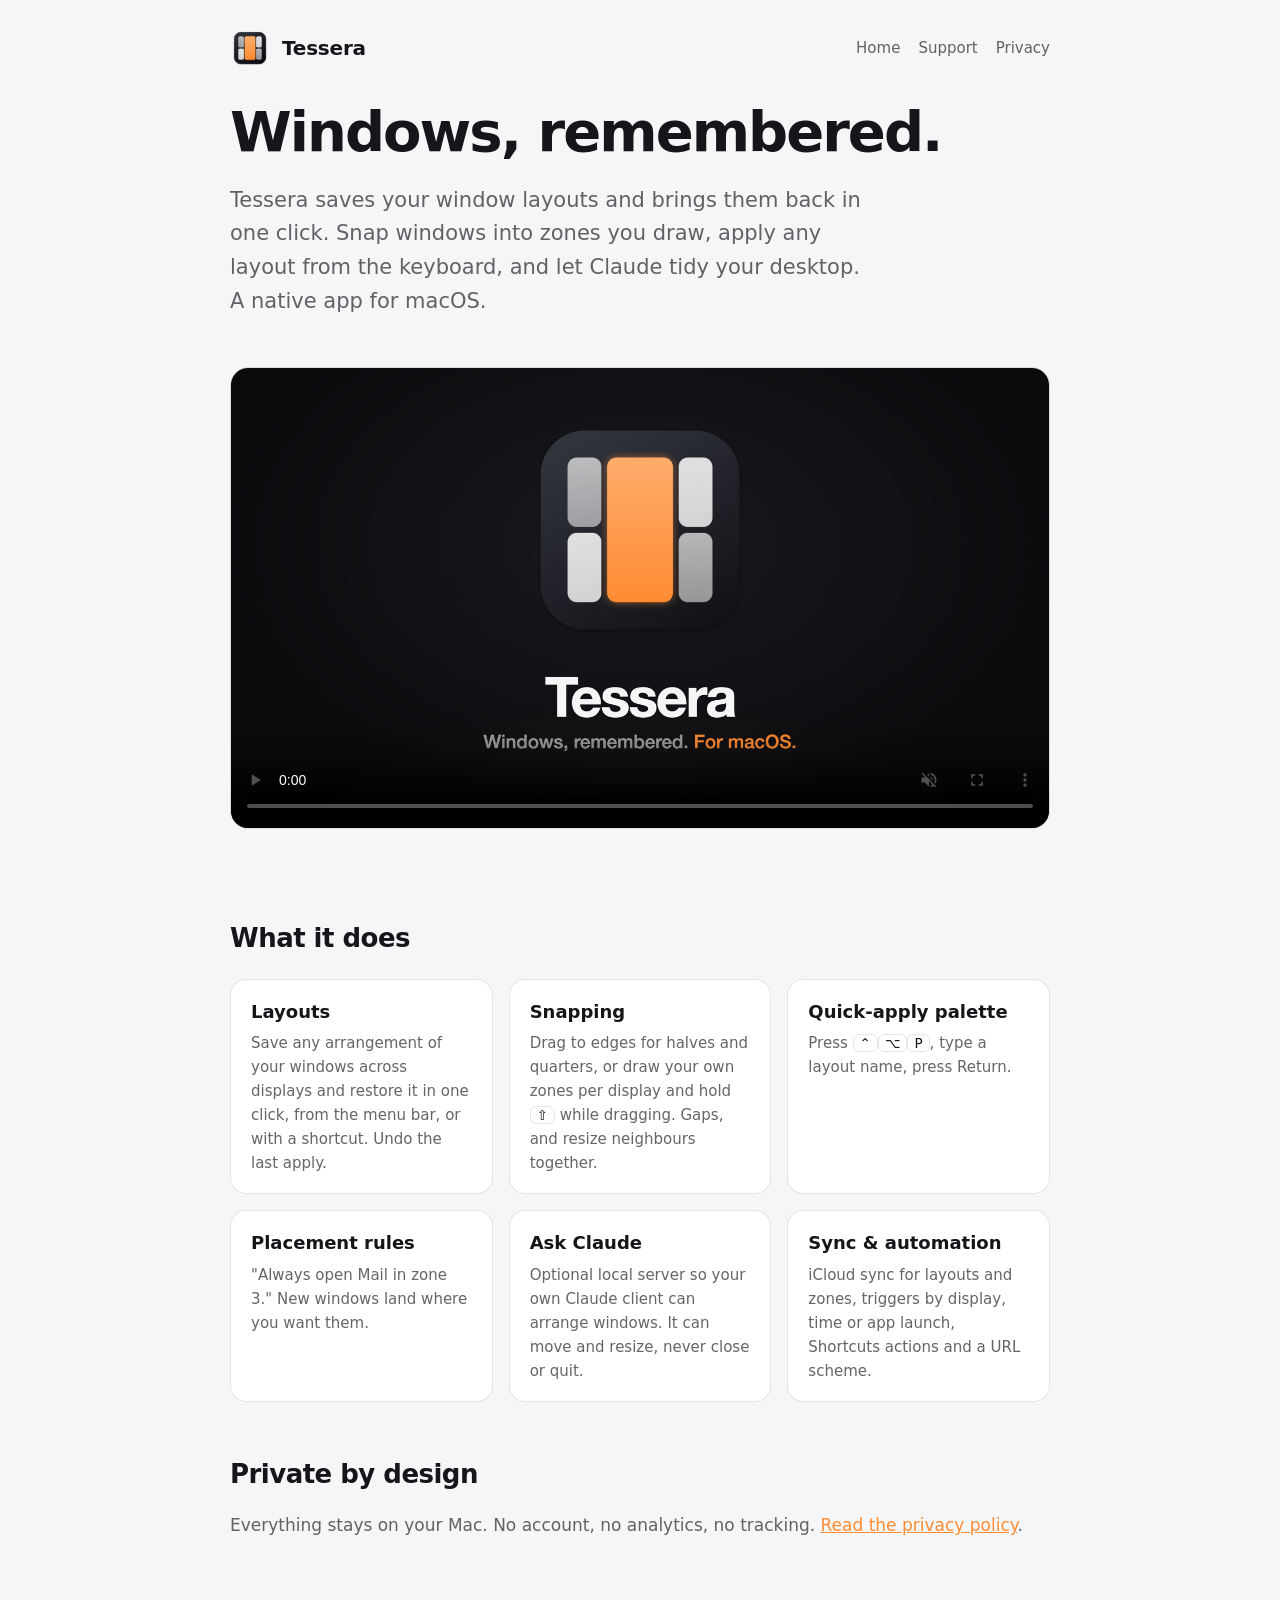
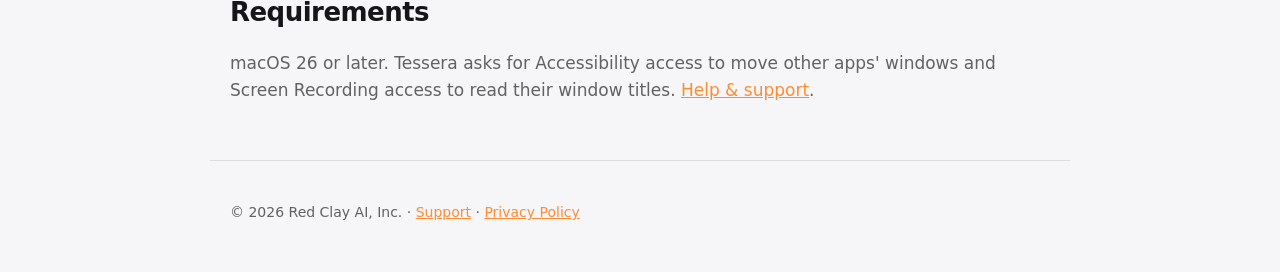
<file: index.html>
<!doctype html><html lang="en"><head><meta charset="utf-8"><meta name="viewport" content="width=device-width,initial-scale=1">
<title>Tessera: Window Layouts for Mac</title>
<meta name="description" content="Tessera saves your window layouts and brings them back in one click. Snap windows into zones you draw. Native macOS.">
<link rel="stylesheet" href="style.css"><link rel="icon" href="media/icon.png"></head><body>
<header><img src="media/icon.png" alt=""><strong>Tessera</strong><nav><a href="./">Home</a><a href="support.html">Support</a><a href="privacy.html">Privacy</a></nav></header>
<main>
<h1>Windows, remembered.</h1>
<p class="lead">Tessera saves your window layouts and brings them back in one click. Snap windows into zones you draw, apply any layout from the keyboard, and let Claude tidy your desktop. A native app for macOS.</p>
<video src="media/tessera.mp4" poster="media/poster.png" controls muted loop playsinline preload="metadata"></video>
<h2>What it does</h2>
<div class="grid">
<div class="card"><h3>Layouts</h3><p>Save any arrangement of your windows across displays and restore it in one click, from the menu bar, or with a shortcut. Undo the last apply.</p></div>
<div class="card"><h3>Snapping</h3><p>Drag to edges for halves and quarters, or draw your own zones per display and hold <kbd>⇧</kbd> while dragging. Gaps, and resize neighbours together.</p></div>
<div class="card"><h3>Quick-apply palette</h3><p>Press <kbd>⌃</kbd><kbd>⌥</kbd><kbd>P</kbd>, type a layout name, press Return.</p></div>
<div class="card"><h3>Placement rules</h3><p>"Always open Mail in zone 3." New windows land where you want them.</p></div>
<div class="card"><h3>Ask Claude</h3><p>Optional local server so your own Claude client can arrange windows. It can move and resize, never close or quit.</p></div>
<div class="card"><h3>Sync &amp; automation</h3><p>iCloud sync for layouts and zones, triggers by display, time or app launch, Shortcuts actions and a URL scheme.</p></div>
</div>
<h2>Private by design</h2>
<p>Everything stays on your Mac. No account, no analytics, no tracking. <a href="privacy.html">Read the privacy policy</a>.</p>
<h2>Requirements</h2>
<p>macOS 26 or later. Tessera asks for Accessibility access to move other apps' windows and Screen Recording access to read their window titles. <a href="support.html">Help &amp; support</a>.</p>
</main>
<footer>© 2026 Red Clay AI, Inc. · <a href="support.html">Support</a> · <a href="privacy.html">Privacy Policy</a></footer>
</body></html>
</file>
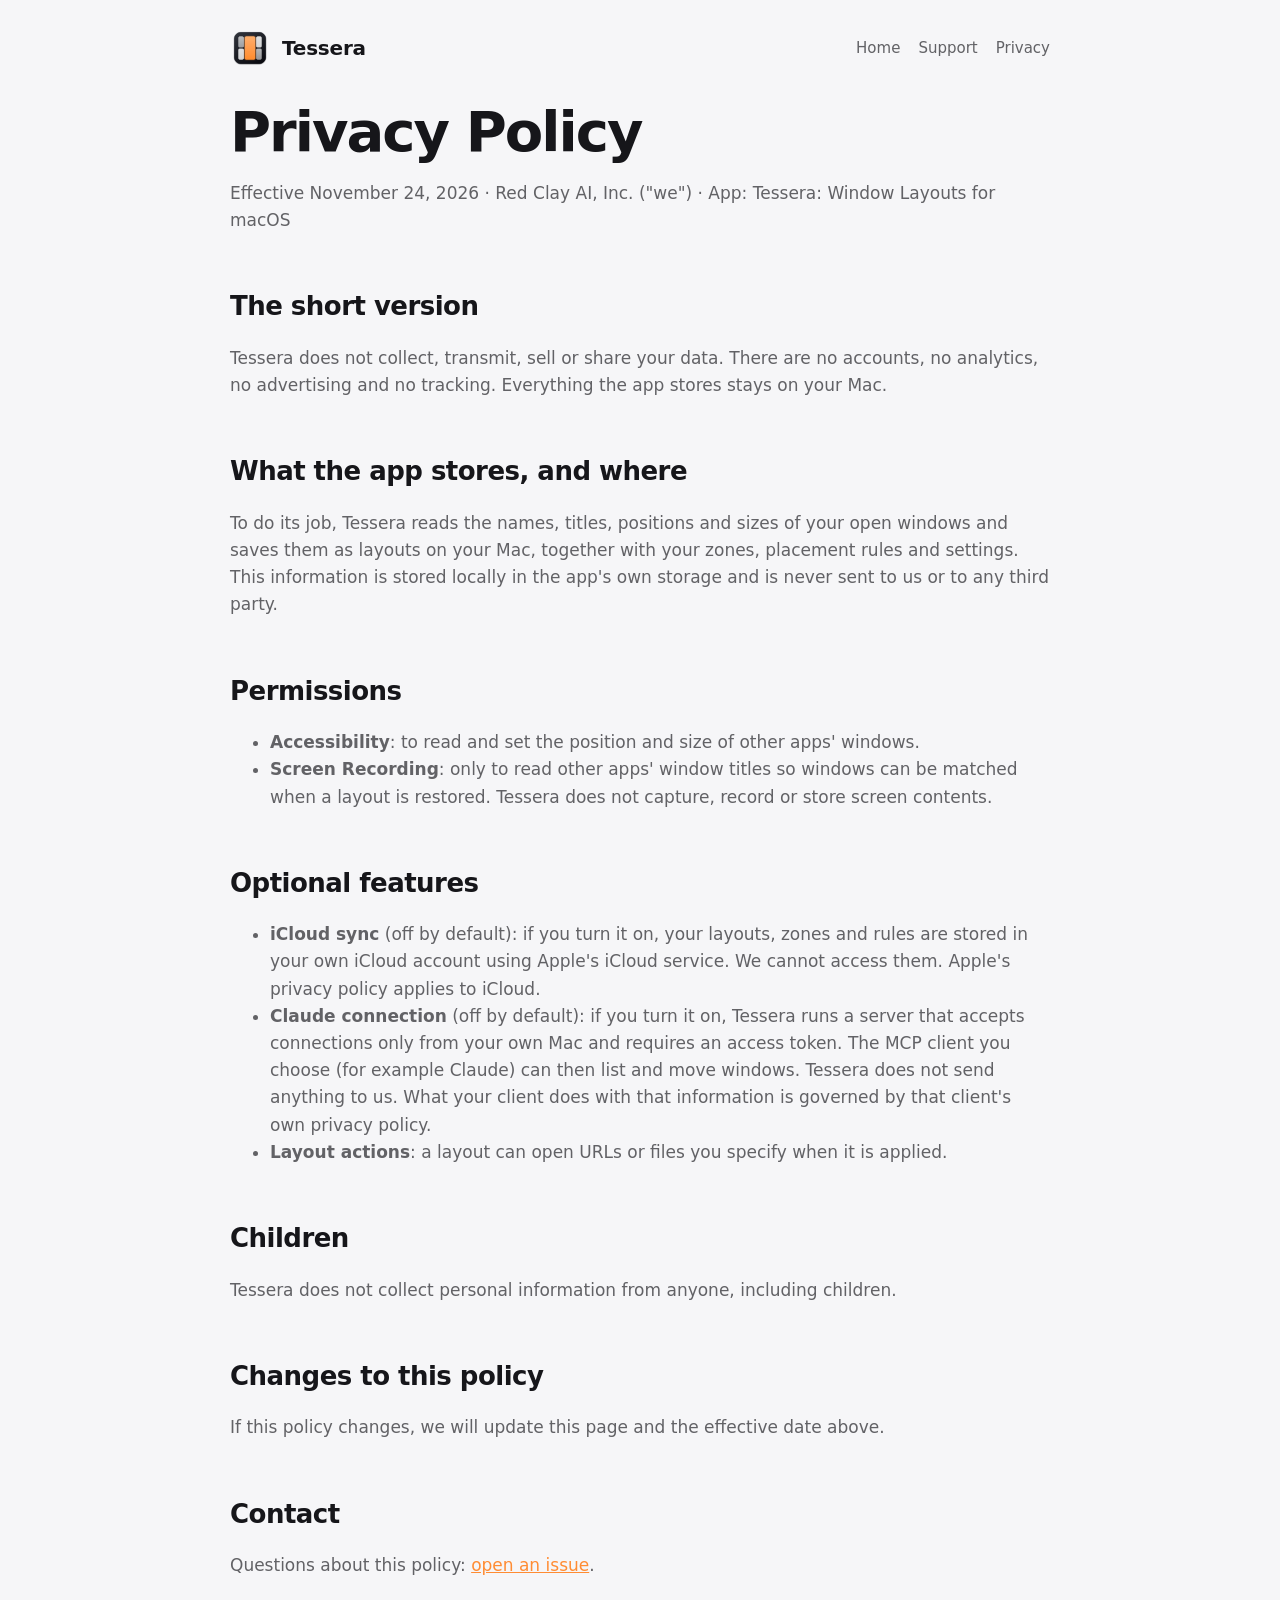
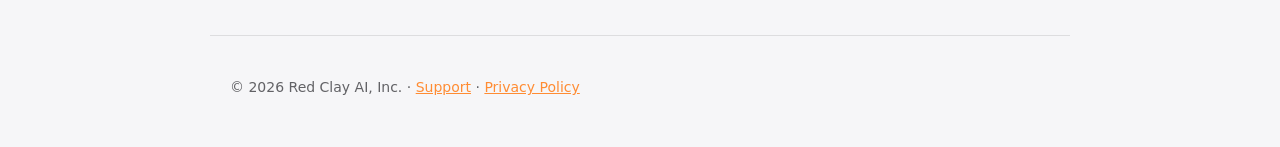
<file: privacy.html>
<!doctype html><html lang="en"><head><meta charset="utf-8"><meta name="viewport" content="width=device-width,initial-scale=1">
<title>Tessera Privacy Policy</title><link rel="stylesheet" href="style.css"><link rel="icon" href="media/icon.png"></head><body>
<header><img src="media/icon.png" alt=""><strong>Tessera</strong><nav><a href="./">Home</a><a href="support.html">Support</a><a href="privacy.html">Privacy</a></nav></header>
<main>
<h1>Privacy Policy</h1>
<p>Effective November 24, 2026 · Red Clay AI, Inc. ("we") · App: Tessera: Window Layouts for macOS</p>

<h2>The short version</h2>
<p>Tessera does not collect, transmit, sell or share your data. There are no accounts, no analytics, no advertising and no tracking. Everything the app stores stays on your Mac.</p>

<h2>What the app stores, and where</h2>
<p>To do its job, Tessera reads the names, titles, positions and sizes of your open windows and saves them as layouts on your Mac, together with your zones, placement rules and settings. This information is stored locally in the app's own storage and is never sent to us or to any third party.</p>

<h2>Permissions</h2>
<ul>
<li><b>Accessibility</b>: to read and set the position and size of other apps' windows.</li>
<li><b>Screen Recording</b>: only to read other apps' window titles so windows can be matched when a layout is restored. Tessera does not capture, record or store screen contents.</li>
</ul>

<h2>Optional features</h2>
<ul>
<li><b>iCloud sync</b> (off by default): if you turn it on, your layouts, zones and rules are stored in your own iCloud account using Apple's iCloud service. We cannot access them. Apple's privacy policy applies to iCloud.</li>
<li><b>Claude connection</b> (off by default): if you turn it on, Tessera runs a server that accepts connections only from your own Mac and requires an access token. The MCP client you choose (for example Claude) can then list and move windows. Tessera does not send anything to us. What your client does with that information is governed by that client's own privacy policy.</li>
<li><b>Layout actions</b>: a layout can open URLs or files you specify when it is applied.</li>
</ul>

<h2>Children</h2>
<p>Tessera does not collect personal information from anyone, including children.</p>

<h2>Changes to this policy</h2>
<p>If this policy changes, we will update this page and the effective date above.</p>

<h2>Contact</h2>
<p>Questions about this policy: <a href="https://github.com/redclayai/tessera-site/issues/new">open an issue</a>.</p>
</main>
<footer>© 2026 Red Clay AI, Inc. · <a href="support.html">Support</a> · <a href="privacy.html">Privacy Policy</a></footer>
</body></html>
</file>
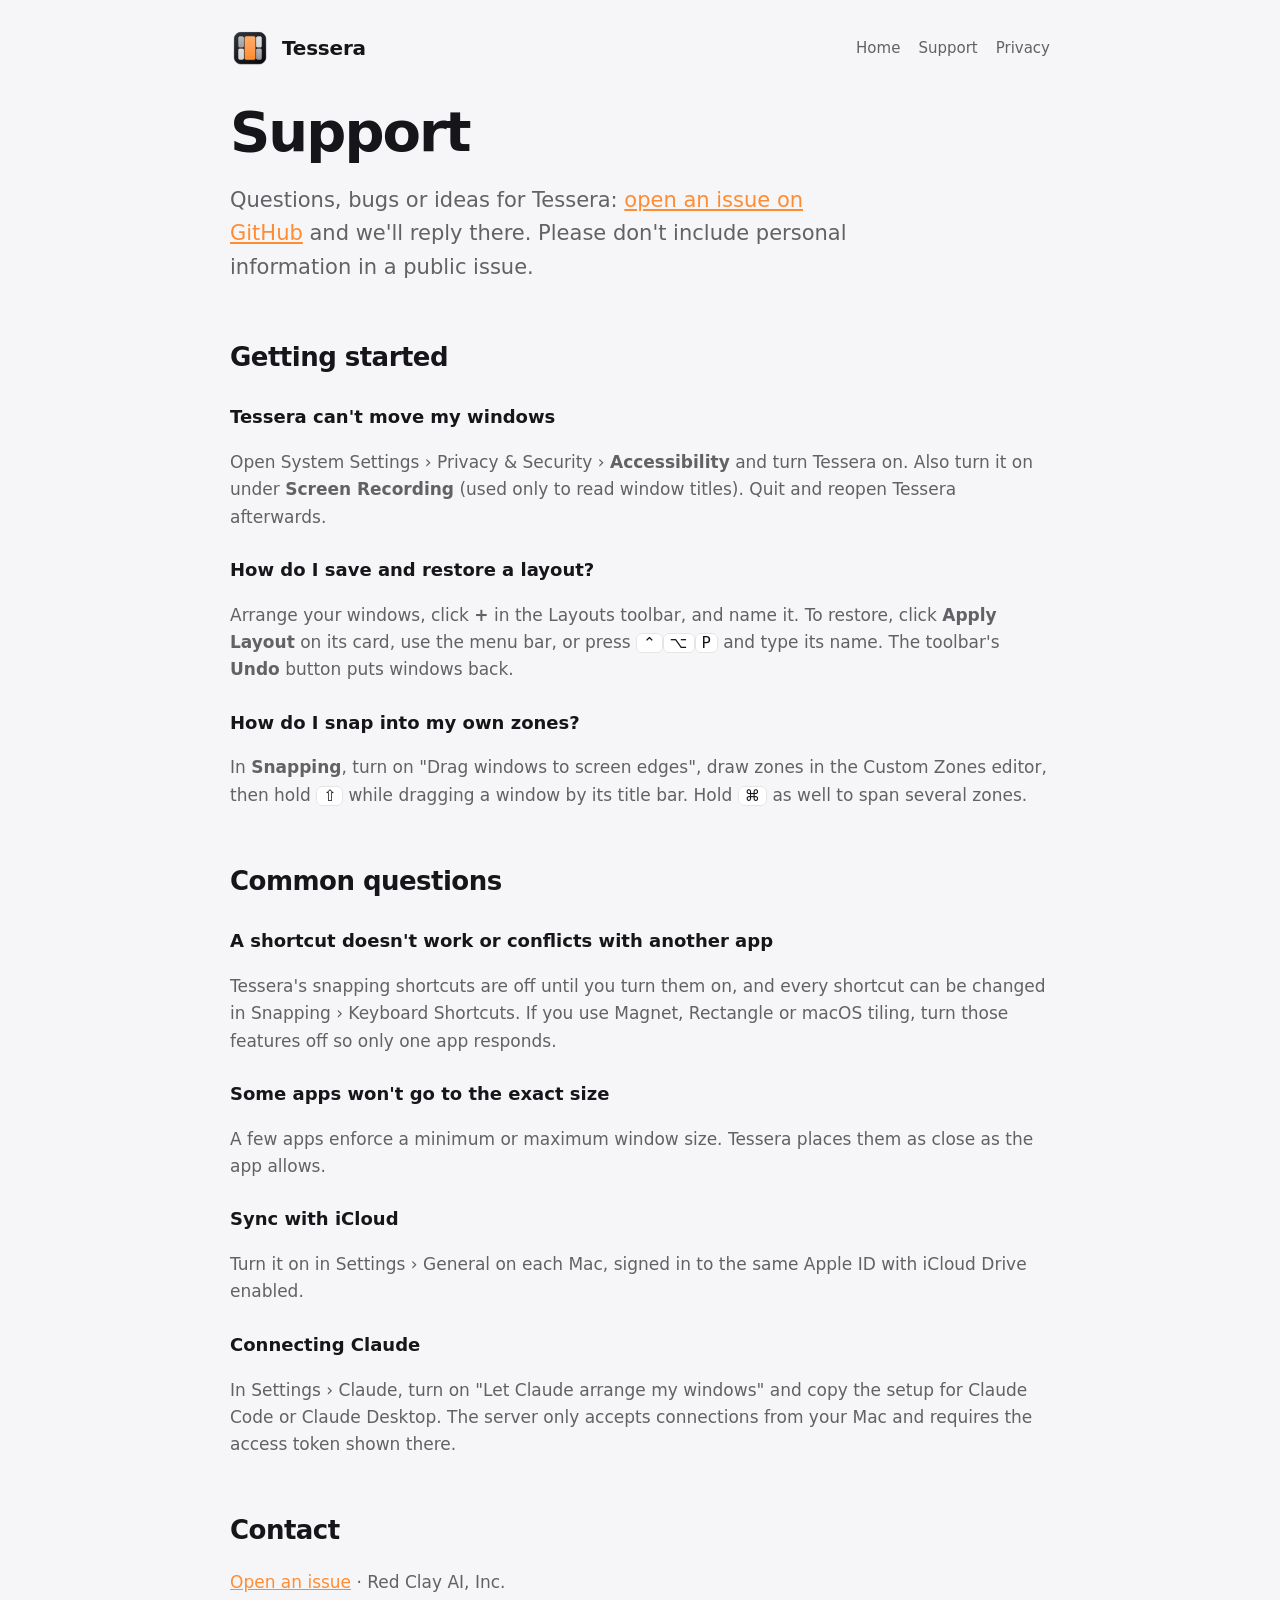
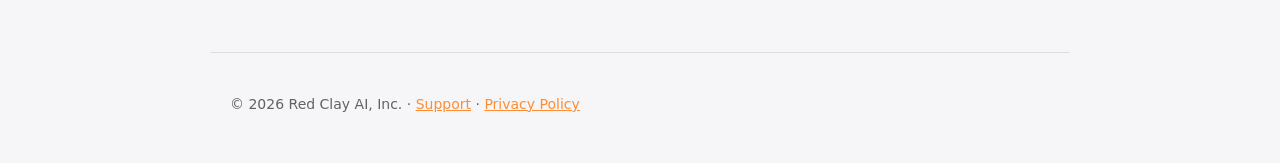
<file: support.html>
<!doctype html><html lang="en"><head><meta charset="utf-8"><meta name="viewport" content="width=device-width,initial-scale=1">
<title>Tessera Support</title><link rel="stylesheet" href="style.css"><link rel="icon" href="media/icon.png"></head><body>
<header><img src="media/icon.png" alt=""><strong>Tessera</strong><nav><a href="./">Home</a><a href="support.html">Support</a><a href="privacy.html">Privacy</a></nav></header>
<main>
<h1>Support</h1>
<p class="lead">Questions, bugs or ideas for Tessera: <a href="https://github.com/redclayai/tessera-site/issues/new">open an issue on GitHub</a> and we'll reply there. Please don't include personal information in a public issue.</p>

<h2>Getting started</h2>
<h3>Tessera can't move my windows</h3>
<p>Open System Settings › Privacy &amp; Security › <b>Accessibility</b> and turn Tessera on. Also turn it on under <b>Screen Recording</b> (used only to read window titles). Quit and reopen Tessera afterwards.</p>
<h3>How do I save and restore a layout?</h3>
<p>Arrange your windows, click <b>+</b> in the Layouts toolbar, and name it. To restore, click <b>Apply Layout</b> on its card, use the menu bar, or press <kbd>⌃</kbd><kbd>⌥</kbd><kbd>P</kbd> and type its name. The toolbar's <b>Undo</b> button puts windows back.</p>
<h3>How do I snap into my own zones?</h3>
<p>In <b>Snapping</b>, turn on "Drag windows to screen edges", draw zones in the Custom Zones editor, then hold <kbd>⇧</kbd> while dragging a window by its title bar. Hold <kbd>⌘</kbd> as well to span several zones.</p>

<h2>Common questions</h2>
<h3>A shortcut doesn't work or conflicts with another app</h3>
<p>Tessera's snapping shortcuts are off until you turn them on, and every shortcut can be changed in Snapping › Keyboard Shortcuts. If you use Magnet, Rectangle or macOS tiling, turn those features off so only one app responds.</p>
<h3>Some apps won't go to the exact size</h3>
<p>A few apps enforce a minimum or maximum window size. Tessera places them as close as the app allows.</p>
<h3>Sync with iCloud</h3>
<p>Turn it on in Settings › General on each Mac, signed in to the same Apple ID with iCloud Drive enabled.</p>
<h3>Connecting Claude</h3>
<p>In Settings › Claude, turn on "Let Claude arrange my windows" and copy the setup for Claude Code or Claude Desktop. The server only accepts connections from your Mac and requires the access token shown there.</p>

<h2>Contact</h2>
<p><a href="https://github.com/redclayai/tessera-site/issues/new">Open an issue</a> · Red Clay AI, Inc.</p>
</main>
<footer>© 2026 Red Clay AI, Inc. · <a href="support.html">Support</a> · <a href="privacy.html">Privacy Policy</a></footer>
</body></html>
</file>
<file: style.css>
:root{--bg:#0b0b0e;--panel:#1a1b1f;--text:#f5f5f7;--sub:rgba(245,245,247,.66);--accent:#ff8c33;--line:rgba(255,255,255,.1)}
@media (prefers-color-scheme:light){:root{--bg:#f6f6f8;--panel:#fff;--text:#16161a;--sub:rgba(22,22,26,.66);--line:rgba(0,0,0,.1)}}
*{box-sizing:border-box}
body{margin:0;background:var(--bg);color:var(--text);font:17px/1.6 -apple-system,"SF Pro Text",system-ui,sans-serif}
a{color:var(--accent)}
header,main,footer{max-width:860px;margin:0 auto;padding:0 20px}
header{display:flex;align-items:center;gap:12px;padding-top:28px;padding-bottom:12px}
header img{width:40px;height:40px}
header strong{font-size:20px;letter-spacing:-.01em}
header nav{margin-left:auto;display:flex;gap:18px;font-size:15px}
header nav a{color:var(--sub);text-decoration:none}
header nav a:hover{color:var(--text)}
h1{font-size:clamp(36px,6vw,56px);letter-spacing:-.035em;line-height:1.08;margin:.4em 0 .2em}
h2{font-size:26px;letter-spacing:-.02em;margin:2em 0 .4em}
h3{font-size:18px;margin:1.4em 0 .2em}
p,li{color:var(--sub)}
.lead{font-size:21px;color:var(--sub);max-width:640px}
video,.hero img{width:100%;border-radius:18px;border:1px solid var(--line);margin:28px 0}
.grid{display:grid;grid-template-columns:repeat(auto-fit,minmax(240px,1fr));gap:16px;margin:20px 0}
.card{background:var(--panel);border:1px solid var(--line);border-radius:16px;padding:18px 20px}
.card h3{margin-top:0;color:var(--text)}
.card p{margin:.3em 0 0;font-size:15px}
footer{padding-top:40px;padding-bottom:48px;color:var(--sub);font-size:14px;border-top:1px solid var(--line);margin-top:56px}
kbd{font:inherit;font-size:.9em;border:1px solid var(--line);border-radius:6px;padding:0 6px;background:var(--panel);color:var(--text)}
</file>
